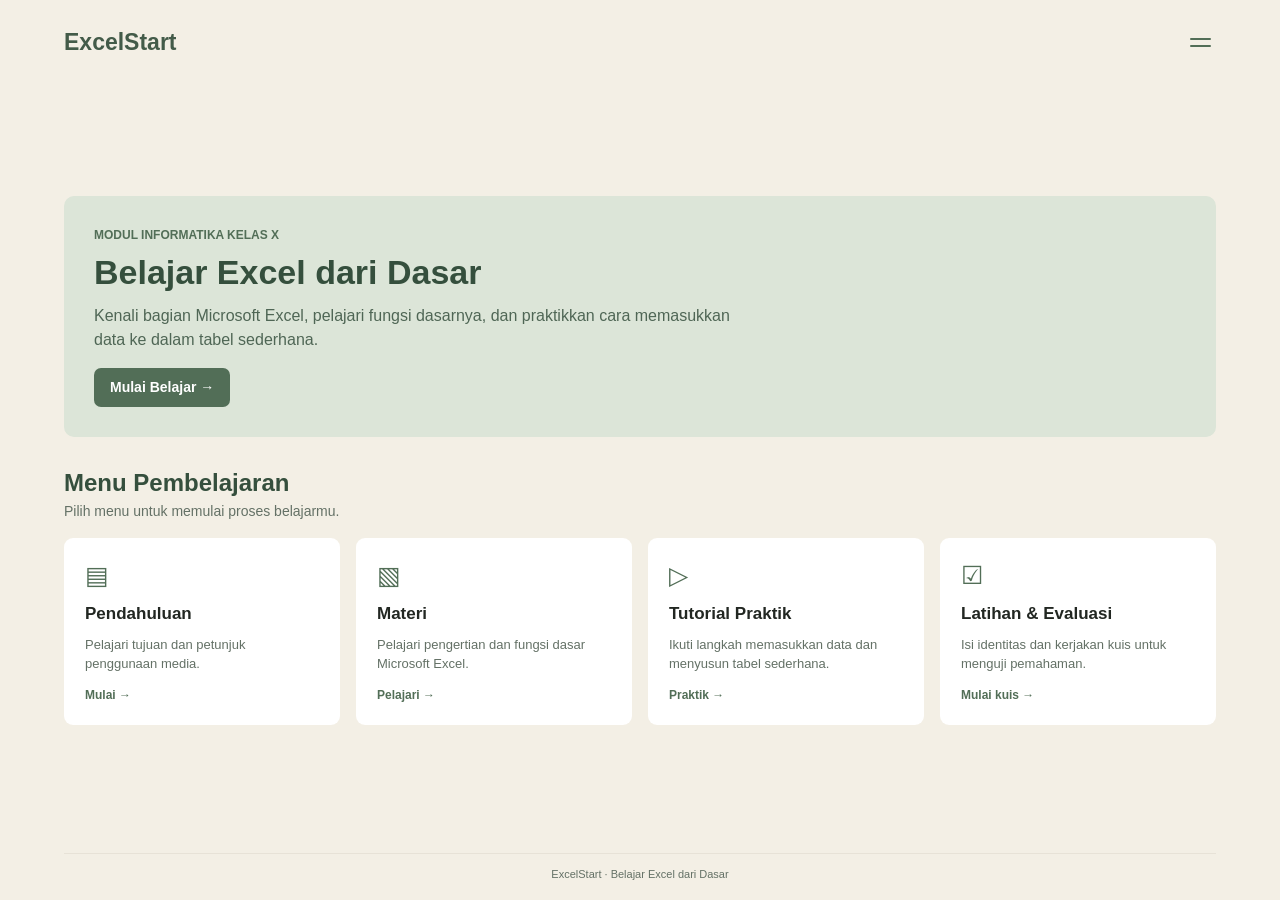
<file: index.html>
<!DOCTYPE html>
<html lang="id">
<head>
    <meta charset="UTF-8">
    <meta name="viewport" content="width=device-width, initial-scale=1.0">
    <title>ExcelStart</title>
    <meta http-equiv="refresh" content="0; url=index/dashboard.html">
</head>
<body>
    <p>Membuka ExcelStart...</p>
    <a href="index/dashboard.html">Buka ExcelStart</a>
</body>
</html>
</file>
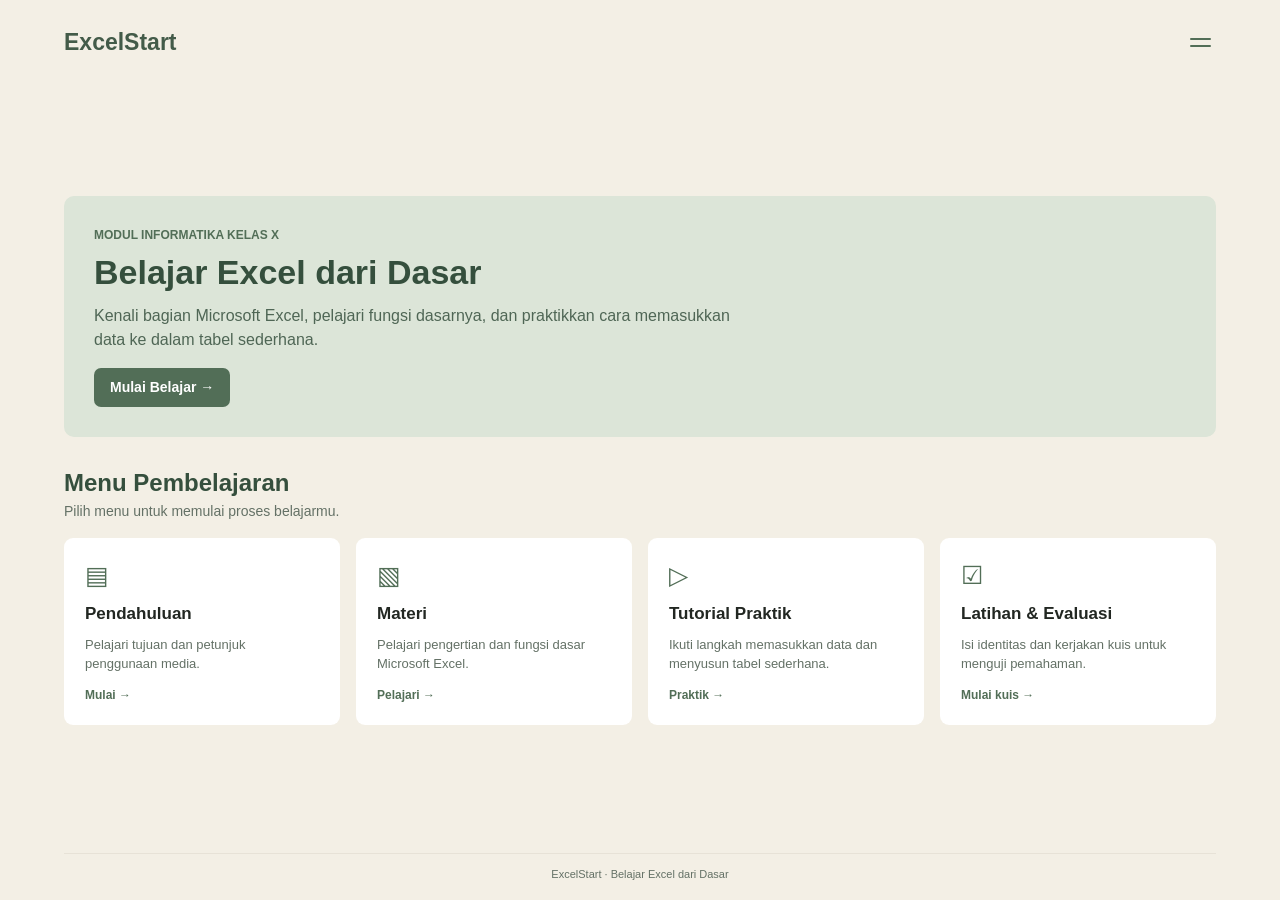
<file: index/dashboard.html>
<!DOCTYPE html>
<html lang="id">
<head>
    <meta charset="UTF-8">
    <meta name="viewport" content="width=device-width, initial-scale=1.0">

    <title>ExcelStart | Belajar Excel dari Dasar</title>

    <link rel="stylesheet" href="../css/style.css">
</head>
<body>

    <!-- HEADER -->
    <header class="header">
        <a href="dashboard.html" class="logo">ExcelStart</a>

        <button class="menu-toggle" id="menuToggle"
                aria-label="Buka menu"
                aria-expanded="false">
            <span></span>
            <span></span>
        </button>

        <nav class="nav-menu" id="navMenu">
            <a href="dashboard.html" class="active">Beranda</a>
            <a href="pendahuluan.html">Pendahuluan</a>
            <a href="materi.html">Materi</a>
            <a href="tutorial.html">Tutorial Praktik</a>
            <a href="identitas.html">Latihan &amp; Evaluasi</a>
        </nav>
    </header>

    <main>
        <!-- BAGIAN UTAMA -->
        <section class="hero">
            <p class="eyebrow">MODUL INFORMATIKA KELAS X</p>

            <h1>Belajar Excel dari Dasar</h1>

            <p class="hero-description">
                Kenali bagian Microsoft Excel, pelajari fungsi dasarnya,
                dan praktikkan cara memasukkan data ke dalam tabel sederhana.
            </p>

            <a href="pendahuluan.html" class="button">
                Mulai Belajar <span>→</span>
            </a>
        </section>

        <!-- MENU PEMBELAJARAN -->
        <section class="learning">
            <div class="section-heading">
                <h2>Menu Pembelajaran</h2>
                <p>Pilih menu untuk memulai proses belajarmu.</p>
            </div>

            <div class="menu-grid">

                <!-- PENDAHULUAN -->
                <a href="pendahuluan.html" class="menu-card">
                    <span class="menu-icon">▤</span>
                    <h3>Pendahuluan</h3>
                    <p>Pelajari tujuan dan petunjuk penggunaan media.</p>
                    <span class="card-link">Mulai <b>→</b></span>
                </a>

                <!-- MATERI -->
                <a href="materi.html" class="menu-card">
                    <span class="menu-icon">▧</span>
                    <h3>Materi</h3>
                    <p>Pelajari pengertian dan fungsi dasar Microsoft Excel.</p>
                    <span class="card-link">Pelajari <b>→</b></span>
                </a>

                <!-- TUTORIAL PRAKTIK -->
                <a href="tutorial.html" class="menu-card">
                    <span class="menu-icon">▷</span>
                    <h3>Tutorial Praktik</h3>
                    <p>Ikuti langkah memasukkan data dan menyusun tabel sederhana.</p>
                    <span class="card-link">Praktik <b>→</b></span>
                </a>

                <!-- LATIHAN DAN EVALUASI -->
                <a href="identitas.html" class="menu-card">
                    <span class="menu-icon">☑</span>
                    <h3>Latihan &amp; Evaluasi</h3>
                    <p>Isi identitas dan kerjakan kuis untuk menguji pemahaman.</p>
                    <span class="card-link">Mulai kuis <b>→</b></span>
                </a>

            </div>
        </section>
    </main>

    <!-- FOOTER -->
    <footer>
        <p>ExcelStart · Belajar Excel dari Dasar</p>
    </footer>

    <!-- JAVASCRIPT MENU HAMBURGER -->
    <script>
        const menuToggle = document.getElementById("menuToggle");
        const navMenu = document.getElementById("navMenu");

        menuToggle.addEventListener("click", function () {
            const isOpen = navMenu.classList.toggle("open");
            menuToggle.setAttribute("aria-expanded", isOpen);
        });

        navMenu.querySelectorAll("a").forEach(function (link) {
            link.addEventListener("click", function () {
                navMenu.classList.remove("open");
                menuToggle.setAttribute("aria-expanded", "false");
            });
        });
    </script>

</body>
</html>
</file>
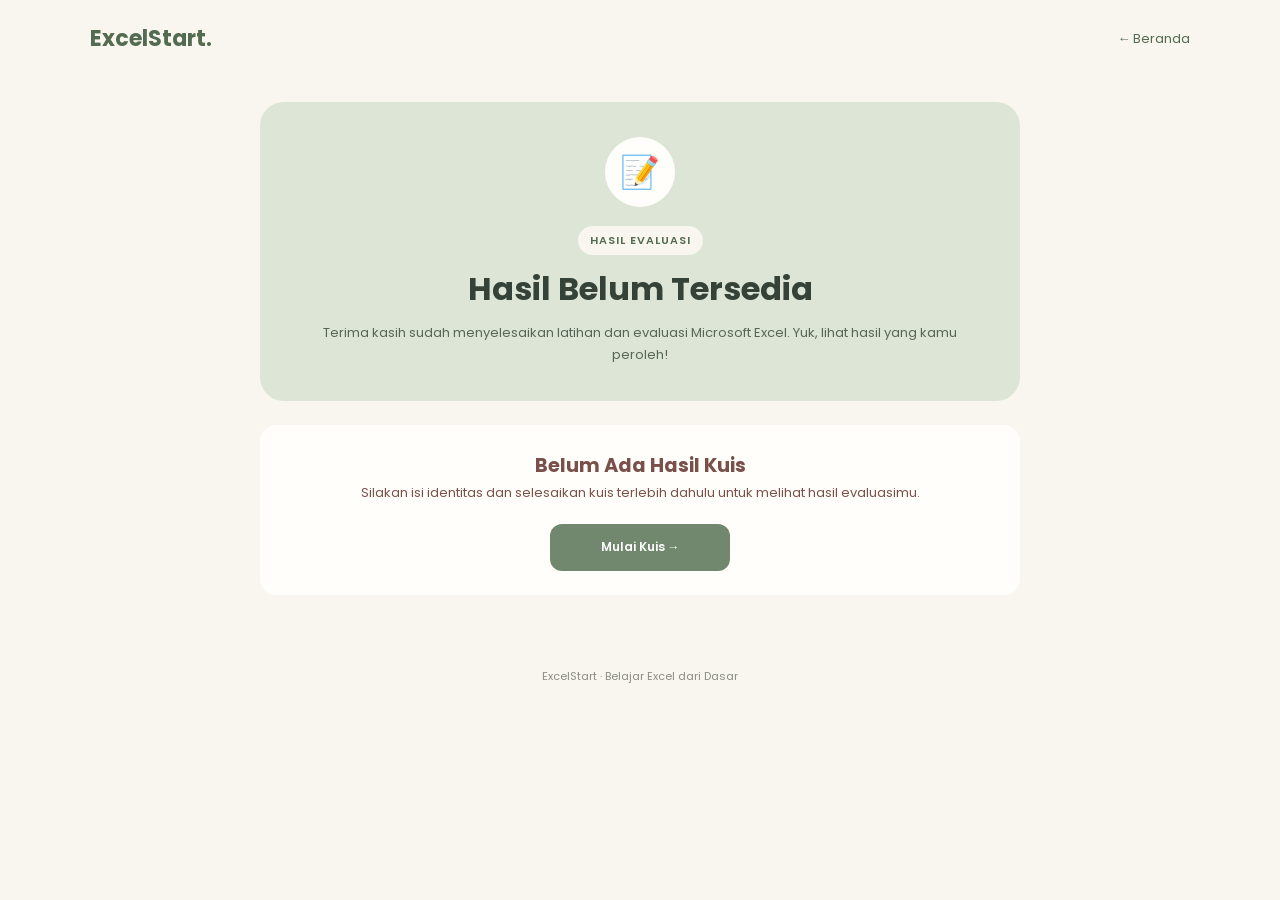
<file: index/hasil.html>
<!DOCTYPE html>
<html lang="id">
<head>
    <meta charset="UTF-8">
    <meta name="viewport" content="width=device-width, initial-scale=1.0">
    <title>Hasil Evaluasi | ExcelStart</title>

    <link rel="preconnect" href="https://fonts.googleapis.com">
    <link href="https://fonts.googleapis.com/css2?family=Poppins:wght@400;500;600;700&display=swap" rel="stylesheet">

    <style>
        * {
            box-sizing: border-box;
            margin: 0;
            padding: 0;
        }

        body {
            font-family: 'Poppins', sans-serif;
            background: #f8f6ef;
            color: #354238;
            line-height: 1.7;
        }

        header {
            display: flex;
            justify-content: space-between;
            align-items: center;
            padding: 20px 7%;
        }

        .logo {
            color: #536b50;
            font-size: 22px;
            font-weight: 700;
        }

        header a {
            color: #536b50;
            text-decoration: none;
            font-size: 13px;
        }

        main {
            width: 90%;
            max-width: 760px;
            margin: 25px auto 50px;
        }

        .hero {
            background: #dce5d6;
            padding: 35px;
            border-radius: 24px;
            text-align: center;
            margin-bottom: 24px;
        }

        .icon {
            display: flex;
            align-items: center;
            justify-content: center;
            width: 70px;
            height: 70px;
            background: #fffefa;
            border-radius: 50%;
            font-size: 32px;
            margin: 0 auto 18px;
        }

        .label {
            display: inline-block;
            background: #f8f6ef;
            color: #536b50;
            padding: 5px 12px;
            border-radius: 20px;
            font-size: 11px;
            font-weight: 600;
            letter-spacing: 1px;
            margin-bottom: 12px;
        }

        h1 {
            font-size: clamp(24px, 4vw, 32px);
            line-height: 1.4;
            margin-bottom: 10px;
        }

        .hero p {
            font-size: 13px;
            color: #596657;
        }

        .card {
            background: #fffefa;
            border: 1px solid #e9e8df;
            border-radius: 20px;
            padding: 26px;
            margin-bottom: 20px;
        }

        .card h2 {
            font-size: 18px;
            margin-bottom: 18px;
        }

        .student-row {
            display: flex;
            justify-content: space-between;
            gap: 15px;
            padding: 12px 0;
            border-bottom: 1px solid #eeeee7;
            font-size: 13px;
        }

        .student-row:last-child {
            border-bottom: none;
        }

        .student-row span {
            color: #7a8075;
        }

        .student-row strong {
            text-align: right;
            overflow-wrap: anywhere;
        }

        .score-box {
            text-align: center;
            background: #f2f4ec;
            border-radius: 18px;
            padding: 26px 18px;
        }

        .score-label {
            color: #647b60;
            font-size: 12px;
            font-weight: 600;
        }

        .score {
            color: #536b50;
            font-size: clamp(48px, 10vw, 66px);
            font-weight: 700;
            line-height: 1.3;
            margin: 8px 0;
        }

        .score small {
            font-size: 20px;
            font-weight: 500;
        }

        .score-detail {
            color: #6e7769;
            font-size: 12px;
        }

        .feedback {
            padding: 18px;
            border-radius: 14px;
            margin-top: 20px;
            background: #e9eee3;
        }

        .feedback h3 {
            color: #536b50;
            font-size: 15px;
            margin-bottom: 6px;
        }

        .feedback p {
            color: #596657;
            font-size: 13px;
        }

        .actions {
            display: flex;
            flex-wrap: wrap;
            gap: 12px;
            margin-top: 25px;
        }

        .btn {
            flex: 1;
            min-width: 180px;
            display: inline-block;
            text-align: center;
            padding: 13px 18px;
            border-radius: 12px;
            text-decoration: none;
            font-family: inherit;
            font-size: 12px;
            font-weight: 600;
        }

        .btn-primary {
            background: #71876e;
            color: white;
        }

        .btn-primary:hover {
            background: #5e755a;
        }

        .btn-secondary {
            background: #fffefa;
            color: #536b50;
            border: 1px solid #cbd5c5;
        }

        .notice {
            color: #8a8d82;
            font-size: 11px;
            text-align: center;
            margin-top: 18px;
        }

        .error {
            text-align: center;
            color: #7a514a;
            font-size: 13px;
            background: #fffefa;
            border-radius: 16px;
            padding: 24px;
        }

        footer {
            text-align: center;
            padding: 22px;
            color: #8a8d82;
            font-size: 11px;
        }

        @media (max-width: 500px) {
            header {
                padding: 18px 5%;
            }

            .hero {
                padding: 25px 20px;
            }

            .card {
                padding: 21px;
            }

            .student-row {
                flex-direction: column;
                gap: 2px;
            }

            .student-row strong {
                text-align: left;
            }

            .actions {
                flex-direction: column;
            }

            .btn {
                width: 100%;
            }
        }
    </style>
</head>

<body>

<header>
    <div class="logo">ExcelStart.</div>
    <a href="dashboard.html">← Beranda</a>
</header>

<main>
    <section class="hero">
        <div class="icon" id="resultIcon">🌿</div>
        <span class="label">HASIL EVALUASI</span>
        <h1 id="greeting">Hasil Belajarmu</h1>
        <p>
            Terima kasih sudah menyelesaikan latihan dan evaluasi
            Microsoft Excel. Yuk, lihat hasil yang kamu peroleh!
        </p>
    </section>

    <div id="resultContent">
        <section class="card">
            <h2>Identitas Siswa</h2>

            <div class="student-row">
                <span>Nama lengkap</span>
                <strong id="studentName">-</strong>
            </div>

            <div class="student-row">
                <span>Kelas</span>
                <strong id="studentClass">-</strong>
            </div>

            <div class="student-row">
                <span>Tanggal pengerjaan</span>
                <strong id="testDate">-</strong>
            </div>
        </section>

        <section class="card">
            <h2>Ringkasan Nilai</h2>

            <div class="score-box">
                <p class="score-label">NILAI AKHIR</p>
                <div class="score">
                    <span id="score">0</span><small>/100</small>
                </div>
                <p class="score-detail" id="scoreDetail">
                    0 dari 10 soal dijawab benar
                </p>
            </div>

            <div class="feedback">
                <h3 id="feedbackTitle">Tetap Semangat! 🌱</h3>
                <p id="feedbackText">
                    Terus berlatih agar semakin memahami Microsoft Excel.
                </p>
            </div>
        </section>

        <div class="actions">
            <a href="index/dashboard.html" class="btn btn-primary">
                Kembali ke Beranda
            </a>

            <a href="materi.html" class="btn btn-secondary">
                Pelajari Materi Lagi
            </a>
        </div>

        <p class="notice">
            Hasil tersimpan sementara pada sesi browser ini.
        </p>
    </div>
</main>

<footer>
    ExcelStart · Belajar Excel dari Dasar
</footer>

<script>
    const dataTersimpan = sessionStorage.getItem('excelStartHasil');
    const resultContent = document.getElementById('resultContent');

    if (!dataTersimpan) {
        document.getElementById('greeting').textContent =
            'Hasil Belum Tersedia';

        document.getElementById('resultIcon').textContent = '📝';

        resultContent.innerHTML = `
            <div class="error">
                <h2>Belum Ada Hasil Kuis</h2>
                <p>
                    Silakan isi identitas dan selesaikan kuis terlebih dahulu
                    untuk melihat hasil evaluasimu.
                </p>
                <div style="margin-top: 20px;">
                    <a href="identitas.html" class="btn btn-primary">
                        Mulai Kuis →
                    </a>
                </div>
            </div>
        `;
    } else {
        const hasil = JSON.parse(dataTersimpan);

        document.getElementById('greeting').textContent =
            `Bagus, ${hasil.nama}!`;

        document.getElementById('studentName').textContent = hasil.nama;
        document.getElementById('studentClass').textContent = hasil.kelas;
        document.getElementById('testDate').textContent =
            hasil.tanggal || '-';

        document.getElementById('score').textContent = hasil.skor;
        document.getElementById('scoreDetail').textContent =
            `${hasil.benar} dari ${hasil.total} soal dijawab benar`;

        const feedbackTitle = document.getElementById('feedbackTitle');
        const feedbackText = document.getElementById('feedbackText');
        const resultIcon = document.getElementById('resultIcon');

        if (hasil.skor >= 90) {
            resultIcon.textContent = '🏆';
            feedbackTitle.textContent = 'Luar Biasa!';
            feedbackText.textContent =
                'Pemahamanmu terhadap materi dasar Microsoft Excel sangat baik. Pertahankan hasil ini dan terus berlatih!';
        } else if (hasil.skor >= 75) {
            resultIcon.textContent = '🌟';
            feedbackTitle.textContent = 'Hasil yang Baik!';
            feedbackText.textContent =
                'Kamu sudah memahami sebagian besar materi. Pelajari kembali bagian yang masih belum kamu kuasai.';
        } else if (hasil.skor >= 60) {
            resultIcon.textContent = '🌱';
            feedbackTitle.textContent = 'Terus Berkembang!';
            feedbackText.textContent =
                'Kamu sudah mulai memahami dasar Excel. Baca kembali materi dan coba praktikkan langkah-langkahnya.';
        } else {
            resultIcon.textContent = '💚';
            feedbackTitle.textContent = 'Jangan Menyerah!';
            feedbackText.textContent =
                'Tidak apa-apa, belajar membutuhkan proses. Pelajari kembali materi dan tutorial praktik, lalu coba lagi saat siap.';
        }
    }
</script>

</body>
</html>
</file>
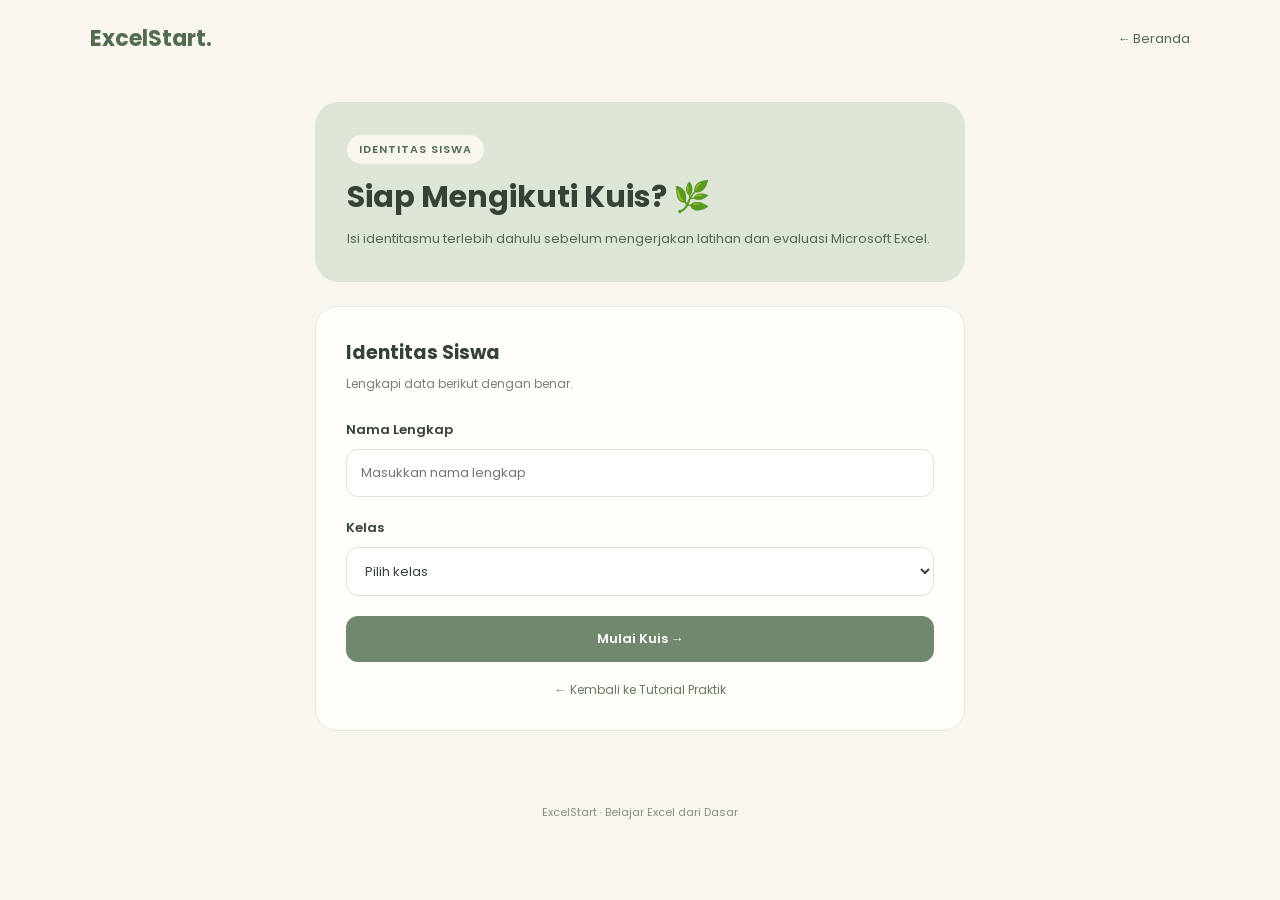
<file: index/identitas.html>
<!DOCTYPE html>
<html lang="id">
<head>
    <meta charset="UTF-8">
    <meta name="viewport" content="width=device-width, initial-scale=1.0">
    <title>Identitas Siswa | ExcelStart</title>

    <link rel="preconnect" href="https://fonts.googleapis.com">
    <link href="https://fonts.googleapis.com/css2?family=Poppins:wght@400;500;600;700&display=swap" rel="stylesheet">

    <style>
        * {
            box-sizing: border-box;
            margin: 0;
            padding: 0;
        }

        body {
            font-family: 'Poppins', sans-serif;
            background: #f8f6ef;
            color: #354238;
            line-height: 1.7;
        }

        header {
            display: flex;
            justify-content: space-between;
            align-items: center;
            padding: 20px 7%;
        }

        .logo {
            color: #536b50;
            font-size: 22px;
            font-weight: 700;
        }

        header a {
            color: #536b50;
            font-size: 13px;
            text-decoration: none;
        }

        main {
            width: 90%;
            max-width: 650px;
            margin: 25px auto 50px;
        }

        .hero {
            background: #dce5d6;
            padding: 32px;
            border-radius: 24px;
            margin-bottom: 24px;
        }

        .label {
            display: inline-block;
            background: #f8f6ef;
            color: #536b50;
            padding: 5px 12px;
            border-radius: 20px;
            font-size: 11px;
            font-weight: 600;
            letter-spacing: 1px;
            margin-bottom: 12px;
        }

        h1 {
            font-size: clamp(24px, 4vw, 30px);
            line-height: 1.4;
            margin-bottom: 10px;
        }

        .hero p {
            font-size: 13px;
            color: #596657;
        }

        .form-card {
            background: #fffefa;
            border: 1px solid #e9e8df;
            border-radius: 22px;
            padding: 30px;
        }

        .form-card h2 {
            font-size: 19px;
            margin-bottom: 5px;
        }

        .description {
            color: #7a8075;
            font-size: 12px;
            margin-bottom: 24px;
        }

        .field {
            margin-bottom: 20px;
        }

        label {
            display: block;
            font-size: 13px;
            font-weight: 600;
            margin-bottom: 8px;
        }

        input, select {
            width: 100%;
            padding: 13px 14px;
            border: 1px solid #dfe3d8;
            border-radius: 12px;
            background: white;
            color: #354238;
            font-family: inherit;
            font-size: 13px;
        }

        input:focus, select:focus {
            outline: 2px solid #dce5d6;
            border-color: #71876e;
        }

        .btn {
            display: block;
            width: 100%;
            padding: 13px;
            border: none;
            border-radius: 12px;
            background: #71876e;
            color: white;
            font-family: inherit;
            font-size: 13px;
            font-weight: 600;
            cursor: pointer;
        }

        .btn:hover {
            background: #5e755a;
        }

        .back {
            display: block;
            text-align: center;
            margin-top: 18px;
            color: #647b60;
            text-decoration: none;
            font-size: 12px;
        }

        footer {
            text-align: center;
            padding: 22px;
            color: #8a8d82;
            font-size: 11px;
        }

        @media (max-width: 500px) {
            header {
                padding: 18px 5%;
            }

            .hero, .form-card {
                padding: 23px;
            }
        }
    </style>
</head>

<body>

<header>
    <div class="logo">ExcelStart.</div>
    <a href="dashboard.html">← Beranda</a>
</header>

<main>
    <section class="hero">
        <span class="label">IDENTITAS SISWA</span>
        <h1>Siap Mengikuti Kuis? 🌿</h1>
        <p>
            Isi identitasmu terlebih dahulu sebelum mengerjakan
            latihan dan evaluasi Microsoft Excel.
        </p>
    </section>

    <section class="form-card">
        <h2>Identitas Siswa</h2>
        <p class="description">
            Lengkapi data berikut dengan benar.
        </p>

        <form id="identityForm">
            <div class="field">
                <label for="nama">Nama Lengkap</label>
                <input
                    type="text"
                    id="nama"
                    placeholder="Masukkan nama lengkap"
                    required
                    maxlength="100"
                >
            </div>

            <div class="field">
                <label for="kelas">Kelas</label>
                <select id="kelas" required>
                    <option value="">Pilih kelas</option>
                    <option value="X-A">X-A</option>
                    <option value="X-B">X-B</option>
                    <option value="X-C">X-C</option>
                    <option value="X-D">X-D</option>
                    <option value="Lainnya">Lainnya</option>
                </select>
            </div>

            <button type="submit" class="btn">
                Mulai Kuis →
            </button>
        </form>

        <a href="tutorial.html" class="back">
            ← Kembali ke Tutorial Praktik
        </a>
    </section>
</main>

<footer>
    ExcelStart · Belajar Excel dari Dasar
</footer>

<script>
    document.getElementById('identityForm').addEventListener('submit', function(event) {
        event.preventDefault();

        const nama = document.getElementById('nama').value.trim();
        const kelas = document.getElementById('kelas').value;

        if (!nama || !kelas) {
            alert('Silakan lengkapi nama dan kelas terlebih dahulu.');
            return;
        }

        sessionStorage.setItem('excelStartNama', nama);
        sessionStorage.setItem('excelStartKelas', kelas);

        // Hapus hasil kuis sebelumnya untuk sesi ini.
        sessionStorage.removeItem('excelStartHasil');

        window.location.href = 'kuis.html';
    });
</script>

</body>
</html>
</file>
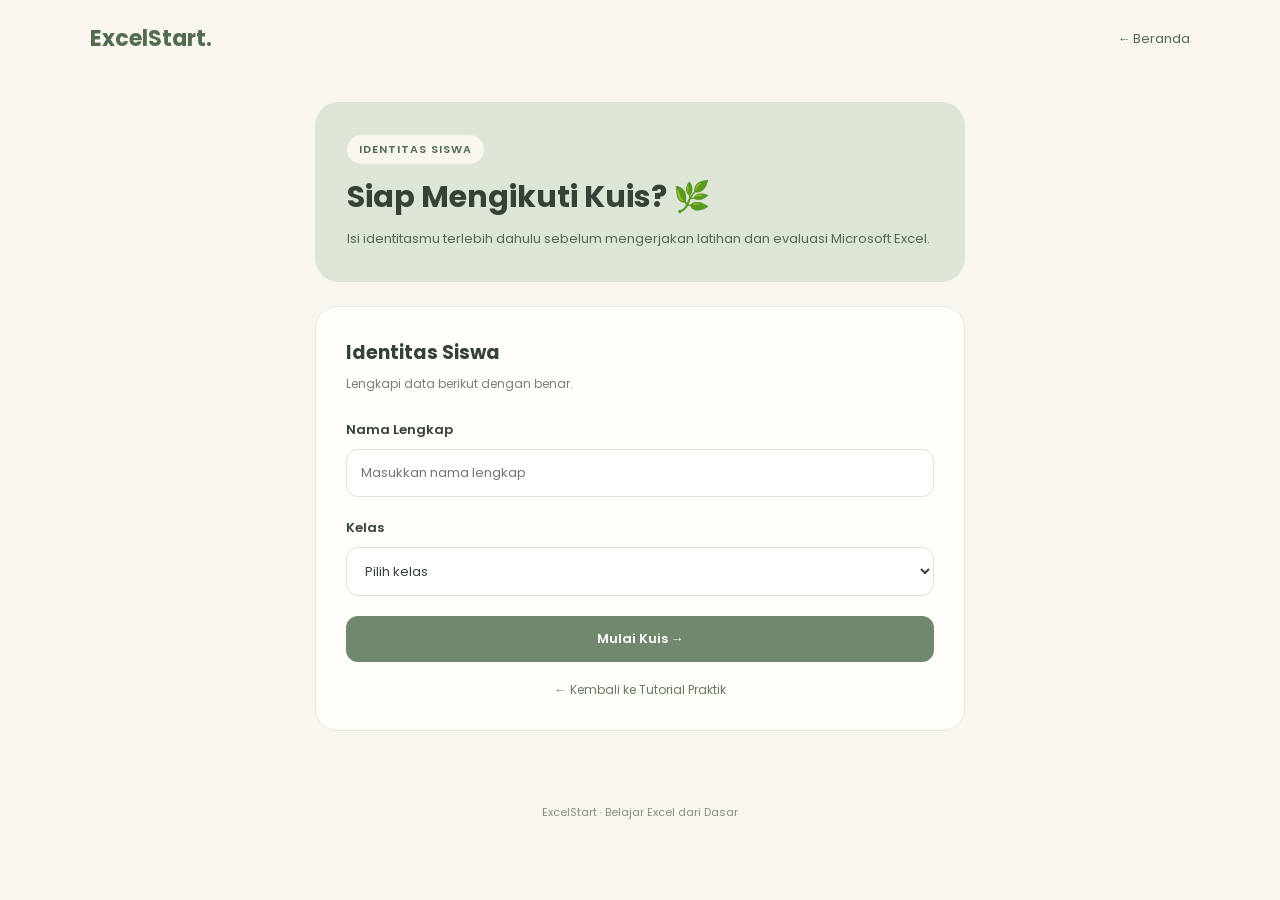
<file: index/kuis.html>
<!DOCTYPE html>
<html lang="id">
<head>
    <meta charset="UTF-8">
    <meta name="viewport" content="width=device-width, initial-scale=1.0">
    <title>Kuis Excel | ExcelStart</title>

    <link rel="preconnect" href="https://fonts.googleapis.com">
    <link href="https://fonts.googleapis.com/css2?family=Poppins:wght@400;500;600;700&display=swap" rel="stylesheet">

    <style>
        * {
            box-sizing: border-box;
            margin: 0;
            padding: 0;
        }

        body {
            font-family: 'Poppins', sans-serif;
            background: #f8f6ef;
            color: #354238;
            line-height: 1.7;
        }

        header {
            display: flex;
            justify-content: space-between;
            align-items: center;
            padding: 20px 7%;
        }

        .logo {
            color: #536b50;
            font-size: 22px;
            font-weight: 700;
        }

        header a {
            color: #536b50;
            font-size: 13px;
            text-decoration: none;
        }

        main {
            width: 90%;
            max-width: 850px;
            margin: 20px auto 50px;
        }

        .hero {
            background: #dce5d6;
            padding: 30px;
            border-radius: 24px;
            margin-bottom: 24px;
        }

        .label {
            display: inline-block;
            background: #f8f6ef;
            color: #536b50;
            padding: 5px 12px;
            border-radius: 20px;
            font-size: 11px;
            font-weight: 600;
            letter-spacing: 1px;
            margin-bottom: 12px;
        }

        h1 {
            font-size: clamp(24px, 4vw, 30px);
            line-height: 1.4;
            margin-bottom: 8px;
        }

        .hero p {
            color: #596657;
            font-size: 13px;
        }

        .student-info {
            display: flex;
            justify-content: space-between;
            gap: 12px;
            flex-wrap: wrap;
            background: #fffefa;
            border: 1px solid #e9e8df;
            border-radius: 16px;
            padding: 16px 20px;
            margin-bottom: 20px;
            font-size: 12px;
        }

        .student-info strong {
            color: #536b50;
        }

        .progress-card {
            background: #fffefa;
            border: 1px solid #e9e8df;
            border-radius: 16px;
            padding: 18px 20px;
            margin-bottom: 20px;
        }

        .progress-text {
            display: flex;
            justify-content: space-between;
            gap: 10px;
            font-size: 12px;
            margin-bottom: 10px;
        }

        .progress-track {
            height: 8px;
            background: #e9eee3;
            border-radius: 20px;
            overflow: hidden;
        }

        .progress-fill {
            width: 0%;
            height: 100%;
            background: #71876e;
            border-radius: 20px;
            transition: width 0.2s ease;
        }

        .question-card {
            background: #fffefa;
            border: 1px solid #e9e8df;
            border-radius: 18px;
            padding: 23px;
            margin-bottom: 16px;
        }

        .question-number {
            color: #71876e;
            font-size: 11px;
            font-weight: 700;
            letter-spacing: 1px;
            margin-bottom: 7px;
        }

        .question-card h2 {
            font-size: 15px;
            line-height: 1.7;
            margin-bottom: 16px;
        }

        .option {
            display: flex;
            align-items: flex-start;
            gap: 11px;
            padding: 12px 14px;
            border: 1px solid #e4e7de;
            border-radius: 12px;
            margin-top: 9px;
            cursor: pointer;
            font-size: 13px;
            transition: background 0.2s, border-color 0.2s;
        }

        .option:hover {
            background: #f2f4ec;
            border-color: #b9c8b2;
        }

        .option:has(input:checked) {
            background: #e9eee3;
            border-color: #71876e;
        }

        .option input {
            margin-top: 5px;
            accent-color: #71876e;
            flex-shrink: 0;
        }

        .submit-area {
            margin-top: 24px;
            padding: 22px;
            background: #e9eee3;
            border-radius: 18px;
        }

        .submit-area p {
            font-size: 12px;
            color: #596657;
            margin-bottom: 14px;
        }

        .btn {
            display: inline-block;
            padding: 13px 20px;
            border: none;
            border-radius: 12px;
            background: #71876e;
            color: white;
            font-family: inherit;
            font-size: 13px;
            font-weight: 600;
            text-decoration: none;
            cursor: pointer;
        }

        .btn:hover {
            background: #5e755a;
        }

        .btn-back {
            display: inline-block;
            margin-top: 18px;
            color: #647b60;
            text-decoration: none;
            font-size: 12px;
        }

        footer {
            text-align: center;
            padding: 22px;
            color: #8a8d82;
            font-size: 11px;
        }

        @media (max-width: 550px) {
            header {
                padding: 18px 5%;
            }

            .hero {
                padding: 24px;
            }

            .question-card {
                padding: 18px;
            }

            .student-info {
                flex-direction: column;
            }

            .btn {
                width: 100%;
                text-align: center;
            }
        }
    </style>
</head>

<body>
    <header>
        <div class="logo">ExcelStart.</div>
        <a href="dashboard.html">← Beranda</a>
    </header>

    <main>
        <section class="hero">
            <span class="label">LATIHAN &amp; EVALUASI</span>
            <h1>Uji Pemahamanmu! 🌿</h1>
            <p>
                Jawablah 10 soal berikut berdasarkan materi dan tutorial
                praktik Microsoft Excel yang sudah kamu pelajari.
            </p>
        </section>

        <section class="student-info">
            <div>Nama: <strong id="studentName">-</strong></div>
            <div>Kelas: <strong id="studentClass">-</strong></div>
            <div>Total soal: <strong>10 soal</strong></div>
        </section>

        <section class="progress-card">
            <div class="progress-text">
                <span>Progres pengerjaan</span>
                <strong id="progressText">0 dari 10 soal</strong>
            </div>

            <div
                class="progress-track"
                role="progressbar"
                aria-label="Progres pengerjaan kuis"
                aria-valuemin="0"
                aria-valuemax="10"
                aria-valuenow="0"
                id="progressBar"
            >
                <div class="progress-fill" id="progressFill"></div>
            </div>
        </section>

        <form id="quizForm">

            <section class="question-card">
                <p class="question-number">SOAL 01</p>
                <h2>1. Apa fungsi utama Microsoft Excel?</h2>

                <label class="option">
                    <input type="radio" name="q1" value="A" required>
                    <span>A. Mengolah data dalam bentuk tabel dan melakukan perhitungan</span>
                </label>
                <label class="option">
                    <input type="radio" name="q1" value="B">
                    <span>B. Mengedit video dan membuat animasi</span>
                </label>
                <label class="option">
                    <input type="radio" name="q1" value="C">
                    <span>C. Membuat desain bangunan tiga dimensi</span>
                </label>
                <label class="option">
                    <input type="radio" name="q1" value="D">
                    <span>D. Menjelajahi halaman internet</span>
                </label>
            </section>

            <section class="question-card">
                <p class="question-number">SOAL 02</p>
                <h2>2. Pada lembar kerja Excel, kolom ditandai menggunakan ...</h2>

                <label class="option">
                    <input type="radio" name="q2" value="A" required>
                    <span>A. Angka 1, 2, 3, dan seterusnya</span>
                </label>
                <label class="option">
                    <input type="radio" name="q2" value="B">
                    <span>B. Huruf A, B, C, dan seterusnya</span>
                </label>
                <label class="option">
                    <input type="radio" name="q2" value="C">
                    <span>C. Simbol operasi matematika</span>
                </label>
                <label class="option">
                    <input type="radio" name="q2" value="D">
                    <span>D. Nama lembar kerja</span>
                </label>
            </section>

            <section class="question-card">
                <p class="question-number">SOAL 03</p>
                <h2>3. Baris pada lembar kerja Excel ditandai menggunakan ...</h2>

                <label class="option">
                    <input type="radio" name="q3" value="A" required>
                    <span>A. Huruf A, B, C, dan seterusnya</span>
                </label>
                <label class="option">
                    <input type="radio" name="q3" value="B">
                    <span>B. Warna sel</span>
                </label>
                <label class="option">
                    <input type="radio" name="q3" value="C">
                    <span>C. Angka 1, 2, 3, dan seterusnya</span>
                </label>
                <label class="option">
                    <input type="radio" name="q3" value="D">
                    <span>D. Nama file</span>
                </label>
            </section>

            <section class="question-card">
                <p class="question-number">SOAL 04</p>
                <h2>4. Kotak tempat memasukkan data pada Excel disebut ...</h2>

                <label class="option">
                    <input type="radio" name="q4" value="A" required>
                    <span>A. Workbook</span>
                </label>
                <label class="option">
                    <input type="radio" name="q4" value="B">
                    <span>B. Toolbar</span>
                </label>
                <label class="option">
                    <input type="radio" name="q4" value="C">
                    <span>C. Worksheet</span>
                </label>
                <label class="option">
                    <input type="radio" name="q4" value="D">
                    <span>D. Sel atau cell</span>
                </label>
            </section>

            <section class="question-card">
                <p class="question-number">SOAL 05</p>
                <h2>5. Apa arti alamat sel A1?</h2>

                <label class="option">
                    <input type="radio" name="q5" value="A" required>
                    <span>A. Kolom A dan baris 1</span>
                </label>
                <label class="option">
                    <input type="radio" name="q5" value="B">
                    <span>B. Kolom 1 dan baris A</span>
                </label>
                <label class="option">
                    <input type="radio" name="q5" value="C">
                    <span>C. Lembar kerja A pada file 1</span>
                </label>
                <label class="option">
                    <input type="radio" name="q5" value="D">
                    <span>D. Baris pertama dan kolom terakhir</span>
                </label>
            </section>

            <section class="question-card">
                <p class="question-number">SOAL 06</p>
                <h2>6. Setelah mengetik data pada sebuah sel, tombol yang biasa ditekan untuk mengakhiri input adalah ...</h2>

                <label class="option">
                    <input type="radio" name="q6" value="A" required>
                    <span>A. Esc</span>
                </label>
                <label class="option">
                    <input type="radio" name="q6" value="B">
                    <span>B. Enter</span>
                </label>
                <label class="option">
                    <input type="radio" name="q6" value="C">
                    <span>C. Caps Lock</span>
                </label>
                <label class="option">
                    <input type="radio" name="q6" value="D">
                    <span>D. Shift</span>
                </label>
            </section>

            <section class="question-card">
                <p class="question-number">SOAL 07</p>
                <h2>7. Jika ingin membuat tabel daftar nilai siswa, data yang sesuai untuk dijadikan judul kolom adalah ...</h2>

                <label class="option">
                    <input type="radio" name="q7" value="A" required>
                    <span>A. Nama file, warna layar, dan ukuran font</span>
                </label>
                <label class="option">
                    <input type="radio" name="q7" value="B">
                    <span>B. Gambar, musik, dan video</span>
                </label>
                <label class="option">
                    <input type="radio" name="q7" value="C">
                    <span>C. Nama, kelas, dan nilai</span>
                </label>
                <label class="option">
                    <input type="radio" name="q7" value="D">
                    <span>D. Browser, jaringan, dan alamat situs</span>
                </label>
            </section>

            <section class="question-card">
                <p class="question-number">SOAL 08</p>
                <h2>8. Manakah contoh data yang tepat untuk dimasukkan ke kolom Nilai?</h2>

                <label class="option">
                    <input type="radio" name="q8" value="A" required>
                    <span>A. Siti</span>
                </label>
                <label class="option">
                    <input type="radio" name="q8" value="B">
                    <span>B. X-A</span>
                </label>
                <label class="option">
                    <input type="radio" name="q8" value="C">
                    <span>C. Nama</span>
                </label>
                <label class="option">
                    <input type="radio" name="q8" value="D">
                    <span>D. 90</span>
                </label>
            </section>

            <section class="question-card">
                <p class="question-number">SOAL 09</p>
                <h2>9. Dalam Excel, workbook adalah ...</h2>

                <label class="option">
                    <input type="radio" name="q9" value="A" required>
                    <span>A. File Excel yang dapat berisi satu atau beberapa worksheet</span>
                </label>
                <label class="option">
                    <input type="radio" name="q9" value="B">
                    <span>B. Satu sel untuk memasukkan data</span>
                </label>
                <label class="option">
                    <input type="radio" name="q9" value="C">
                    <span>C. Satu baris dalam tabel</span>
                </label>
                <label class="option">
                    <input type="radio" name="q9" value="D">
                    <span>D. Tombol untuk menghapus data</span>
                </label>
            </section>

            <section class="question-card">
                <p class="question-number">SOAL 10</p>
                <h2>10. Mengapa data perlu disusun dalam tabel dengan rapi?</h2>

                <label class="option">
                    <input type="radio" name="q10" value="A" required>
                    <span>A. Agar semua data berubah menjadi gambar</span>
                </label>
                <label class="option">
                    <input type="radio" name="q10" value="B">
                    <span>B. Agar data lebih mudah dibaca, diperiksa, dan dikelola</span>
                </label>
                <label class="option">
                    <input type="radio" name="q10" value="C">
                    <span>C. Agar lembar kerja tidak memiliki baris</span>
                </label>
                <label class="option">
                    <input type="radio" name="q10" value="D">
                    <span>D. Agar Excel tidak bisa mengolah data</span>
                </label>
            </section>

            <section class="submit-area">
                <p id="completionText">
                    Pastikan seluruh soal sudah dijawab sebelum mengirim jawaban.
                </p>

                <button type="submit" class="btn">
                    Selesai dan Lihat Hasil →
                </button>
            </section>

        </form>

        <a href="tutorial.html" class="btn-back">
            ← Kembali ke Tutorial Praktik
        </a>
    </main>

    <footer>
        ExcelStart · Belajar Excel dari Dasar
    </footer>

    <!-- Logika kuis dipisahkan ke file JavaScript -->
    <script src="../js/kuis.js"></script>
    <!-- Menghubungkan JavaScript untuk Google Sheets dan kuis -->
<script src="../js/sheets.js"></script>
<script src="../js/kuis.js"></script>
</body>
</html>
</file>
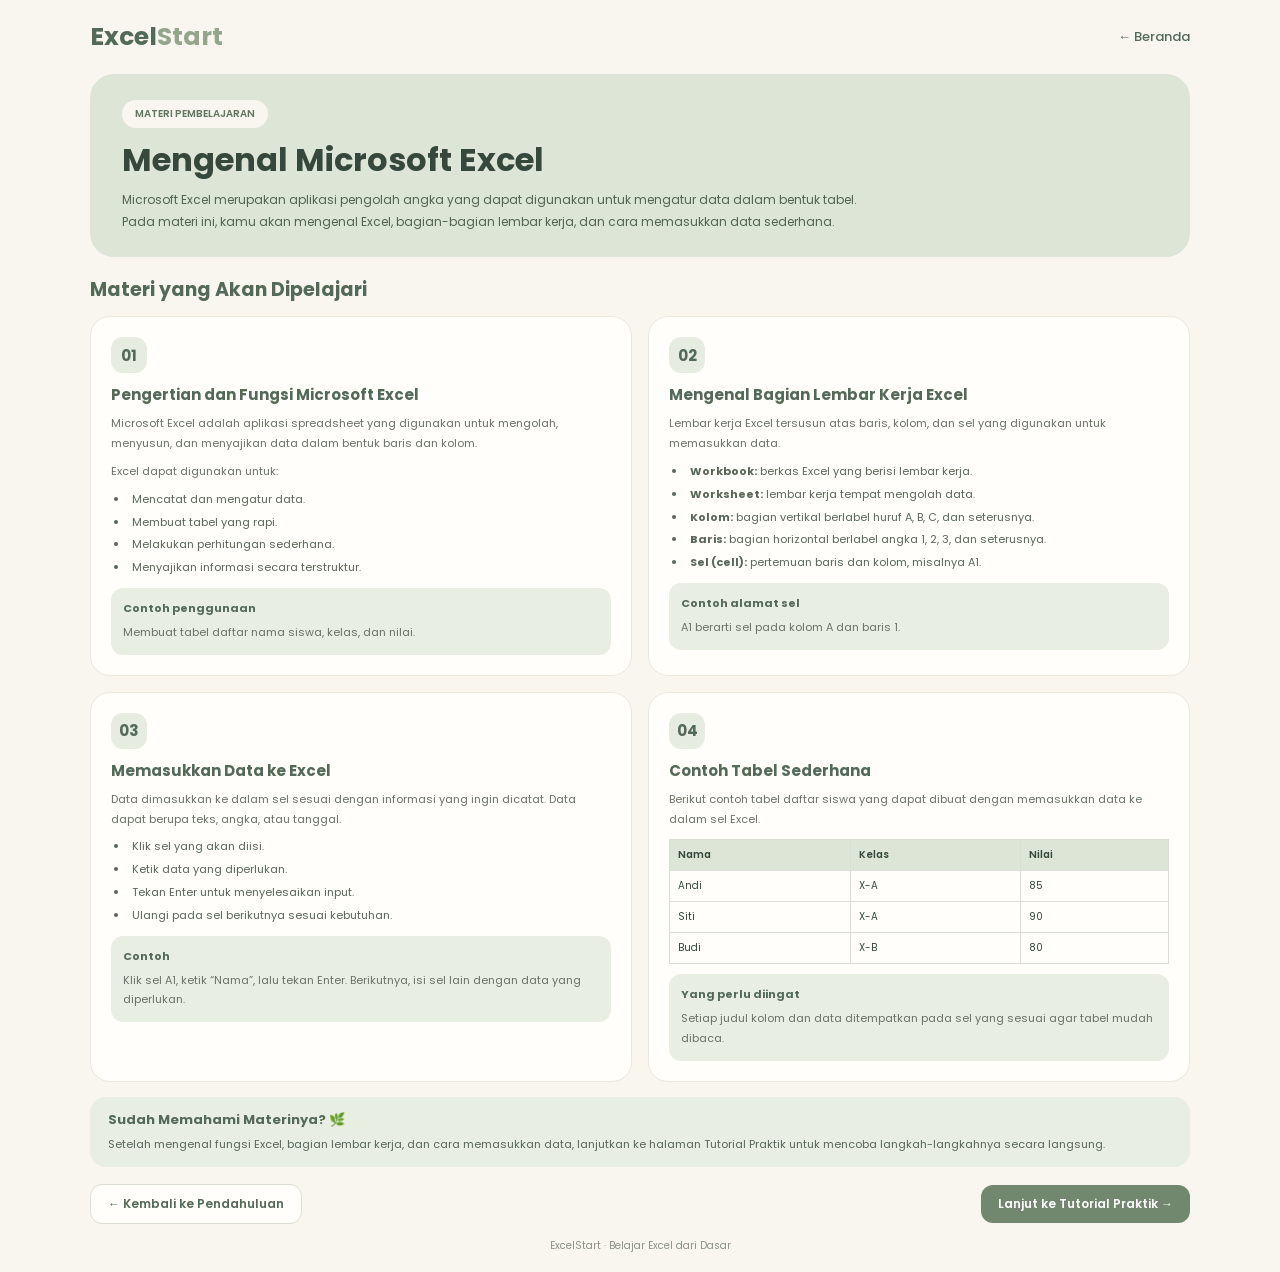
<file: index/materi.html>
<!DOCTYPE html>
<html lang="id">
<head>
    <meta charset="UTF-8">
    <meta name="viewport" content="width=device-width, initial-scale=1.0">

    <title>Materi Pembelajaran | ExcelStart</title>

    <link rel="preconnect" href="https://fonts.googleapis.com">
    <link href="https://fonts.googleapis.com/css2?family=Poppins:wght@400;500;600;700&display=swap" rel="stylesheet">

    <style>
        * {
            margin: 0;
            padding: 0;
            box-sizing: border-box;
        }

        body {
            font-family: 'Poppins', sans-serif;
            background: #f8f6ef;
            color: #35483b;
            min-height: 100vh;
        }

        .container {
            width: 90%;
            max-width: 1100px;
            margin: auto;
            padding: 18px 0;
        }

        /* HEADER */
        .header {
            display: flex;
            justify-content: space-between;
            align-items: center;
            margin-bottom: 18px;
        }

        .logo {
            font-size: 25px;
            font-weight: 700;
            color: #536b56;
        }

        .logo span {
            color: #93a68b;
        }

        .back-link {
            color: #536b56;
            text-decoration: none;
            font-size: 13px;
            font-weight: 500;
        }

        .back-link:hover {
            color: #83977b;
        }

        /* HERO */
        .hero {
            background: #dce5d6;
            border-radius: 24px;
            padding: 25px 32px;
            margin-bottom: 18px;
        }

        .label {
            display: inline-block;
            background: #f8f6ef;
            color: #61775e;
            padding: 6px 13px;
            border-radius: 30px;
            font-size: 10px;
            font-weight: 600;
            margin-bottom: 10px;
        }

        .hero h1 {
            font-size: clamp(25px, 3vw, 32px);
            line-height: 1.35;
            margin-bottom: 8px;
        }

        .hero p {
            max-width: 760px;
            font-size: 12px;
            line-height: 1.8;
            color: #526353;
        }

        /* JUDUL BAGIAN */
        .section-title {
            font-size: 19px;
            margin: 16px 0 12px;
            color: #536b56;
        }

        /* CARD MATERI */
        .materials {
            display: grid;
            grid-template-columns: repeat(2, minmax(0, 1fr));
            gap: 16px;
            width: 100%;
        }

        .material-card {
            background: #fffefa;
            border: 1px solid #e8e8dc;
            border-radius: 20px;
            padding: 20px;
            min-width: 0;
        }

        .number {
            display: flex;
            justify-content: center;
            align-items: center;
            width: 36px;
            height: 36px;
            border-radius: 12px;
            background: #e6ecdf;
            color: #536b56;
            font-size: 15px;
            font-weight: 700;
            margin-bottom: 10px;
        }

        .material-card h2 {
            font-size: 15px;
            color: #536b56;
            margin-bottom: 8px;
        }

        .material-card p {
            font-size: 11px;
            line-height: 1.8;
            color: #697267;
            margin-bottom: 8px;
        }

        .material-card ul {
            padding-left: 18px;
        }

        .material-card li {
            font-size: 11px;
            line-height: 1.8;
            margin-bottom: 3px;
            padding-left: 3px;
            color: #596659;
        }

        .example {
            background: #e9eee3;
            border-radius: 12px;
            padding: 12px;
            margin-top: 10px;
        }

        .example h3 {
            font-size: 11px;
            color: #536b56;
            margin-bottom: 6px;
        }

        .example p {
            margin-bottom: 0;
        }

        /* TABEL CONTOH */
        .table-wrap {
            overflow-x: auto;
            margin-top: 10px;
        }

        table {
            width: 100%;
            border-collapse: collapse;
            font-size: 10px;
            background: #fffefa;
        }

        th, td {
            border: 1px solid #d9dfd3;
            padding: 7px 8px;
            text-align: left;
        }

        th {
            background: #dce5d6;
            color: #35483b;
            font-weight: 600;
        }

        /* CATATAN */
        .note {
            background: #e9eee3;
            border-radius: 16px;
            padding: 13px 18px;
            margin-top: 15px;
        }

        .note h2 {
            font-size: 13px;
            color: #536b56;
            margin-bottom: 5px;
        }

        .note p {
            font-size: 11px;
            line-height: 1.7;
            color: #596659;
        }

        /* NAVIGASI */
        .navigation {
            display: flex;
            justify-content: space-between;
            align-items: center;
            gap: 15px;
            margin-top: 17px;
        }

        .btn {
            display: inline-block;
            padding: 10px 17px;
            border-radius: 12px;
            text-decoration: none;
            font-size: 12px;
            font-weight: 600;
            transition: 0.2s;
        }

        .btn-back {
            color: #536b56;
            background: #fffefa;
            border: 1px solid #d9dfd3;
        }

        .btn-next {
            color: white;
            background: #71876e;
        }

        .btn:hover {
            transform: translateY(-2px);
            opacity: 0.9;
        }

        footer {
            text-align: center;
            margin-top: 14px;
            font-size: 10px;
            color: #8b9386;
        }

        /* LAPTOP DENGAN LAYAR PENDEK */
        @media (min-width: 651px) and (max-height: 750px) {
            .container {
                padding-top: 10px;
                padding-bottom: 10px;
            }

            .header {
                margin-bottom: 10px;
            }

            .hero {
                padding: 17px 25px;
                margin-bottom: 10px;
            }

            .section-title {
                font-size: 17px;
                margin: 10px 0 8px;
            }

            .materials {
                gap: 12px;
            }

            .material-card {
                padding: 14px 17px;
            }

            .number {
                width: 31px;
                height: 31px;
                margin-bottom: 7px;
            }

            .material-card p,
            .material-card li {
                line-height: 1.6;
            }

            .example {
                padding: 8px;
                margin-top: 7px;
            }

            th, td {
                padding: 5px 7px;
            }

            .note {
                margin-top: 9px;
                padding: 9px 16px;
            }

            .navigation {
                margin-top: 10px;
            }

            footer {
                margin-top: 8px;
            }
        }

        /* TAMPILAN HP */
        @media (max-width: 650px) {
            .container {
                padding-top: 20px;
            }

            .logo {
                font-size: 21px;
            }

            .hero {
                padding: 24px;
            }

            .hero h1 {
                font-size: 25px;
            }

            .materials {
                grid-template-columns: 1fr;
            }

            .material-card {
                padding: 20px;
            }

            .material-card p,
            .material-card li {
                font-size: 12px;
            }

            .navigation {
                flex-direction: column;
                align-items: stretch;
            }

            .btn {
                text-align: center;
                padding: 12px;
            }
        }
    </style>
</head>

<body>
    <main class="container">

        <!-- HEADER -->
        <header class="header">
            <div class="logo">Excel<span>Start</span></div>
   
<a href="dashboard.html" class="back-link">
    ← Beranda
</a>

            </a>
        </header>

        <!-- HERO -->
        <section class="hero">
            <span class="label">MATERI PEMBELAJARAN</span>

            <h1>Mengenal Microsoft Excel</h1>

            <p>
                Microsoft Excel merupakan aplikasi pengolah angka yang
                dapat digunakan untuk mengatur data dalam bentuk tabel.
                Pada materi ini, kamu akan mengenal Excel, bagian-bagian
                lembar kerja, dan cara memasukkan data sederhana.
            </p>
        </section>

        <!-- MATERI -->
        <h2 class="section-title">Materi yang Akan Dipelajari</h2>

        <section class="materials">

            <!-- MATERI 1 -->
            <article class="material-card">
                <div class="number">01</div>

                <h2>Pengertian dan Fungsi Microsoft Excel</h2>

                <p>
                    Microsoft Excel adalah aplikasi spreadsheet yang
                    digunakan untuk mengolah, menyusun, dan menyajikan
                    data dalam bentuk baris dan kolom.
                </p>

                <p>Excel dapat digunakan untuk:</p>

                <ul>
                    <li>Mencatat dan mengatur data.</li>
                    <li>Membuat tabel yang rapi.</li>
                    <li>Melakukan perhitungan sederhana.</li>
                    <li>Menyajikan informasi secara terstruktur.</li>
                </ul>

                <div class="example">
                    <h3>Contoh penggunaan</h3>
                    <p>
                        Membuat tabel daftar nama siswa, kelas, dan nilai.
                    </p>
                </div>
            </article>

            <!-- MATERI 2 -->
            <article class="material-card">
                <div class="number">02</div>

                <h2>Mengenal Bagian Lembar Kerja Excel</h2>

                <p>
                    Lembar kerja Excel tersusun atas baris, kolom,
                    dan sel yang digunakan untuk memasukkan data.
                </p>

                <ul>
                    <li><strong>Workbook:</strong> berkas Excel yang berisi lembar kerja.</li>
                    <li><strong>Worksheet:</strong> lembar kerja tempat mengolah data.</li>
                    <li><strong>Kolom:</strong> bagian vertikal berlabel huruf A, B, C, dan seterusnya.</li>
                    <li><strong>Baris:</strong> bagian horizontal berlabel angka 1, 2, 3, dan seterusnya.</li>
                    <li><strong>Sel (cell):</strong> pertemuan baris dan kolom, misalnya A1.</li>
                </ul>

                <div class="example">
                    <h3>Contoh alamat sel</h3>
                    <p>
                        A1 berarti sel pada kolom A dan baris 1.
                    </p>
                </div>
            </article>

            <!-- MATERI 3 -->
            <article class="material-card">
                <div class="number">03</div>

                <h2>Memasukkan Data ke Excel</h2>

                <p>
                    Data dimasukkan ke dalam sel sesuai dengan informasi
                    yang ingin dicatat. Data dapat berupa teks, angka,
                    atau tanggal.
                </p>

                <ul>
                    <li>Klik sel yang akan diisi.</li>
                    <li>Ketik data yang diperlukan.</li>
                    <li>Tekan Enter untuk menyelesaikan input.</li>
                    <li>Ulangi pada sel berikutnya sesuai kebutuhan.</li>
                </ul>

                <div class="example">
                    <h3>Contoh</h3>
                    <p>
                        Klik sel A1, ketik “Nama”, lalu tekan Enter.
                        Berikutnya, isi sel lain dengan data yang diperlukan.
                    </p>
                </div>
            </article>

            <!-- MATERI 4 -->
            <article class="material-card">
                <div class="number">04</div>

                <h2>Contoh Tabel Sederhana</h2>

                <p>
                    Berikut contoh tabel daftar siswa yang dapat dibuat
                    dengan memasukkan data ke dalam sel Excel.
                </p>

                <div class="table-wrap">
                    <table>
                        <thead>
                            <tr>
                                <th>Nama</th>
                                <th>Kelas</th>
                                <th>Nilai</th>
                            </tr>
                        </thead>

                        <tbody>
                            <tr>
                                <td>Andi</td>
                                <td>X-A</td>
                                <td>85</td>
                            </tr>
                            <tr>
                                <td>Siti</td>
                                <td>X-A</td>
                                <td>90</td>
                            </tr>
                            <tr>
                                <td>Budi</td>
                                <td>X-B</td>
                                <td>80</td>
                            </tr>
                        </tbody>
                    </table>
                </div>

                <div class="example">
                    <h3>Yang perlu diingat</h3>
                    <p>
                        Setiap judul kolom dan data ditempatkan pada sel
                        yang sesuai agar tabel mudah dibaca.
                    </p>
                </div>
            </article>

        </section>

        <!-- CATATAN -->
        <section class="note">
            <h2>Sudah Memahami Materinya? 🌿</h2>

            <p>
                Setelah mengenal fungsi Excel, bagian lembar kerja,
                dan cara memasukkan data, lanjutkan ke halaman Tutorial
                Praktik untuk mencoba langkah-langkahnya secara langsung.
            </p>
        </section>

        <!-- NAVIGASI -->
        <nav class="navigation">
            <a href="pendahuluan.html" class="btn btn-back">
                ← Kembali ke Pendahuluan
            </a>

            <a href="tutorial.html" class="btn btn-next">
                Lanjut ke Tutorial Praktik →
            </a>
        </nav>

        <footer>
            ExcelStart · Belajar Excel dari Dasar
        </footer>

    </main>
</body>
</html>
</file>
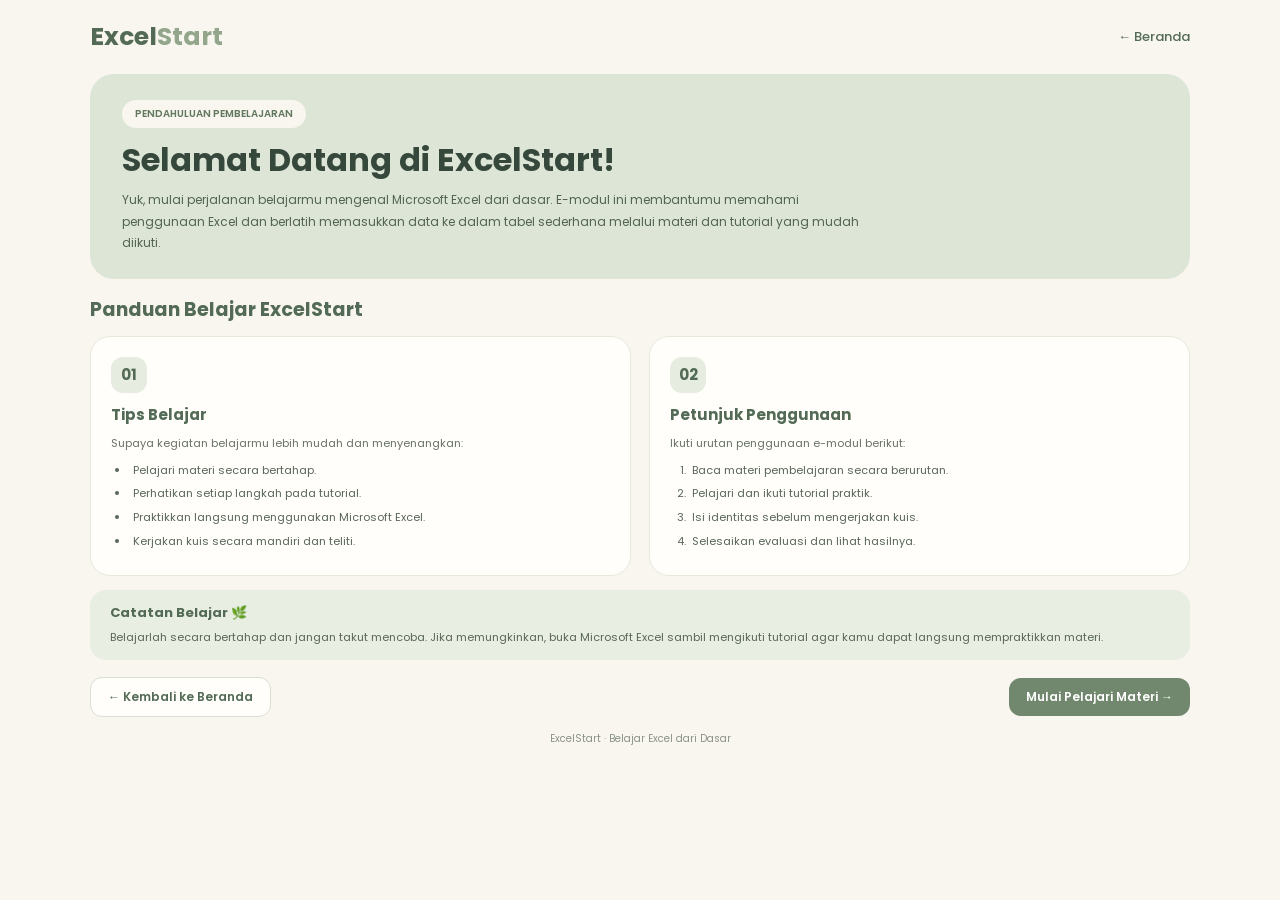
<file: index/pendahuluan.html>
<!DOCTYPE html>
<html lang="id">
<head>
    <meta charset="UTF-8">
    <meta name="viewport" content="width=device-width, initial-scale=1.0">

    <title>Pendahuluan | ExcelStart</title>

    <link rel="preconnect" href="https://fonts.googleapis.com">
    <link href="https://fonts.googleapis.com/css2?family=Poppins:wght@400;500;600;700&display=swap" rel="stylesheet">

    <style>
        * {
            margin: 0;
            padding: 0;
            box-sizing: border-box;
        }

        body {
            font-family: 'Poppins', sans-serif;
            background: #f8f6ef;
            color: #35483b;
            min-height: 100vh;
        }

        .container {
            width: 90%;
            max-width: 1100px;
            margin: auto;
            padding: 18px 0;
        }

        /* HEADER */
        .header {
            display: flex;
            justify-content: space-between;
            align-items: center;
            margin-bottom: 18px;
        }

        .logo {
            font-size: 25px;
            font-weight: 700;
            color: #536b56;
        }

        .logo span {
            color: #93a68b;
        }

        .back-link {
            color: #536b56;
            text-decoration: none;
            font-size: 13px;
            font-weight: 500;
        }

        .back-link:hover {
            color: #83977b;
        }

        /* HERO */
        .hero {
            background: #dce5d6;
            border-radius: 24px;
            padding: 25px 32px;
            margin-bottom: 16px;
        }

        .label {
            display: inline-block;
            background: #f8f6ef;
            color: #61775e;
            padding: 6px 13px;
            border-radius: 30px;
            font-size: 10px;
            font-weight: 600;
            margin-bottom: 10px;
        }

        .hero h1 {
            font-size: clamp(25px, 3vw, 32px);
            line-height: 1.35;
            margin-bottom: 8px;
            color: #35483b;
        }

        .hero p {
            max-width: 760px;
            font-size: 12px;
            line-height: 1.8;
            color: #526353;
        }

        /* JUDUL BAGIAN */
        .section-title {
            font-size: 19px;
            margin: 15px 0 12px;
            color: #536b56;
        }

        /* DUA CARD BERDAMPINGAN */
        .cards {
            display: grid;
            grid-template-columns: repeat(2, minmax(0, 1fr));
            gap: 18px;
            width: 100%;
            align-items: stretch;
        }

        .card {
            background: #fffefa;
            border: 1px solid #e8e8dc;
            border-radius: 20px;
            padding: 20px;
            width: 100%;
            min-width: 0;
        }

        .card-number {
            display: flex;
            justify-content: center;
            align-items: center;
            width: 36px;
            height: 36px;
            border-radius: 12px;
            background: #e6ecdf;
            color: #536b56;
            font-size: 15px;
            font-weight: 700;
            margin-bottom: 10px;
        }

        .card h2 {
            font-size: 15px;
            margin-bottom: 8px;
            color: #536b56;
        }

        .card p {
            font-size: 11px;
            line-height: 1.7;
            color: #697267;
            margin-bottom: 8px;
        }

        .card ul,
        .card ol {
            padding-left: 19px;
        }

        .card li {
            font-size: 11px;
            line-height: 1.7;
            padding-left: 3px;
            margin-bottom: 5px;
            color: #596659;
        }

        /* CATATAN BELAJAR */
        .tips {
            margin-top: 14px;
            background: #e9eee3;
            border-radius: 16px;
            padding: 13px 20px;
        }

        .tips h2 {
            font-size: 13px;
            color: #536b56;
            margin-bottom: 5px;
        }

        .tips p {
            font-size: 11px;
            line-height: 1.7;
            color: #596659;
        }

        /* TOMBOL NAVIGASI */
        .navigation {
            display: flex;
            justify-content: space-between;
            align-items: center;
            gap: 15px;
            margin-top: 17px;
        }

        .btn {
            display: inline-block;
            padding: 10px 17px;
            border-radius: 12px;
            text-decoration: none;
            font-size: 12px;
            font-weight: 600;
            transition: 0.2s;
        }

        .btn-back {
            color: #536b56;
            background: #fffefa;
            border: 1px solid #d9dfd3;
        }

        .btn-next {
            color: white;
            background: #71876e;
        }

        .btn:hover {
            transform: translateY(-2px);
            opacity: 0.9;
        }

        footer {
            text-align: center;
            margin-top: 14px;
            font-size: 10px;
            color: #8b9386;
        }

        /* LAPTOP DENGAN LAYAR PENDEK */
        @media (min-width: 651px) and (max-height: 750px) {
            .container {
                padding-top: 10px;
                padding-bottom: 10px;
            }

            .header {
                margin-bottom: 10px;
            }

            .hero {
                padding: 18px 25px;
                margin-bottom: 10px;
            }

            .section-title {
                margin: 10px 0 8px;
                font-size: 17px;
            }

            .card {
                padding: 15px 18px;
            }

            .card-number {
                width: 31px;
                height: 31px;
                margin-bottom: 7px;
            }

            .card li {
                margin-bottom: 3px;
            }

            .tips {
                margin-top: 9px;
                padding: 9px 16px;
            }

            .navigation {
                margin-top: 10px;
            }

            footer {
                margin-top: 8px;
            }
        }

        /* TAMPILAN HP */
        @media (max-width: 650px) {
            .container {
                width: 90%;
                padding-top: 20px;
            }

            .header {
                gap: 12px;
                margin-bottom: 18px;
            }

            .logo {
                font-size: 21px;
            }

            .hero {
                padding: 24px;
                border-radius: 20px;
            }

            .hero h1 {
                font-size: 25px;
            }

            .hero p {
                font-size: 12px;
            }

            /* Card bertumpuk pada layar HP */
            .cards {
                grid-template-columns: 1fr;
                gap: 14px;
            }

            .card {
                padding: 20px;
            }

            .card p,
            .card li {
                font-size: 12px;
            }

            .tips p {
                font-size: 12px;
            }

            .navigation {
                flex-direction: column;
                align-items: stretch;
            }

            .btn {
                text-align: center;
                padding: 12px;
            }
        }
    </style>
</head>

<body>
    <main class="container">

        <!-- HEADER -->
        <header class="header">
            <div class="logo">Excel<span>Start</span></div>

            <!-- PERBAIKAN: TAUTAN BERANDA -->
            <a href="dashboard.html" class="back-link">
                ← Beranda
            </a>
        </header>

        <!-- HERO -->
        <section class="hero">
            <span class="label">PENDAHULUAN PEMBELAJARAN</span>

            <h1>Selamat Datang di ExcelStart!</h1>

            <p>
                Yuk, mulai perjalanan belajarmu mengenal Microsoft Excel
                dari dasar. E-modul ini membantumu memahami penggunaan
                Excel dan berlatih memasukkan data ke dalam tabel sederhana
                melalui materi dan tutorial yang mudah diikuti.
            </p>
        </section>

        <!-- KONTEN UTAMA -->
        <h2 class="section-title">Panduan Belajar ExcelStart</h2>

        <section class="cards">

            <!-- CARD 1: TIPS BELAJAR -->
            <article class="card">
                <div class="card-number">01</div>

                <h2>Tips Belajar</h2>

                <p>
                    Supaya kegiatan belajarmu lebih mudah dan menyenangkan:
                </p>

                <ul>
                    <li>Pelajari materi secara bertahap.</li>
                    <li>Perhatikan setiap langkah pada tutorial.</li>
                    <li>Praktikkan langsung menggunakan Microsoft Excel.</li>
                    <li>Kerjakan kuis secara mandiri dan teliti.</li>
                </ul>
            </article>

            <!-- CARD 2: PETUNJUK PENGGUNAAN -->
            <article class="card">
                <div class="card-number">02</div>

                <h2>Petunjuk Penggunaan</h2>

                <p>
                    Ikuti urutan penggunaan e-modul berikut:
                </p>

                <ol>
                    <li>Baca materi pembelajaran secara berurutan.</li>
                    <li>Pelajari dan ikuti tutorial praktik.</li>
                    <li>Isi identitas sebelum mengerjakan kuis.</li>
                    <li>Selesaikan evaluasi dan lihat hasilnya.</li>
                </ol>
            </article>

        </section>

        <!-- CATATAN -->
        <section class="tips">
            <h2>Catatan Belajar 🌿</h2>

            <p>
                Belajarlah secara bertahap dan jangan takut mencoba.
                Jika memungkinkan, buka Microsoft Excel sambil mengikuti
                tutorial agar kamu dapat langsung mempraktikkan materi.
            </p>
        </section>

        <!-- NAVIGASI -->
        <nav class="navigation">

            <!-- PERBAIKAN: TOMBOL KEMBALI KE BERANDA -->
            <a href="dashboard.html" class="btn btn-back">
                ← Kembali ke Beranda
            </a>

            <!-- MENUJU MATERI -->
            <a href="materi.html" class="btn btn-next">
                Mulai Pelajari Materi →
            </a>

        </nav>

        <footer>
            ExcelStart · Belajar Excel dari Dasar
        </footer>

    </main>
</body>
</html>
</file>
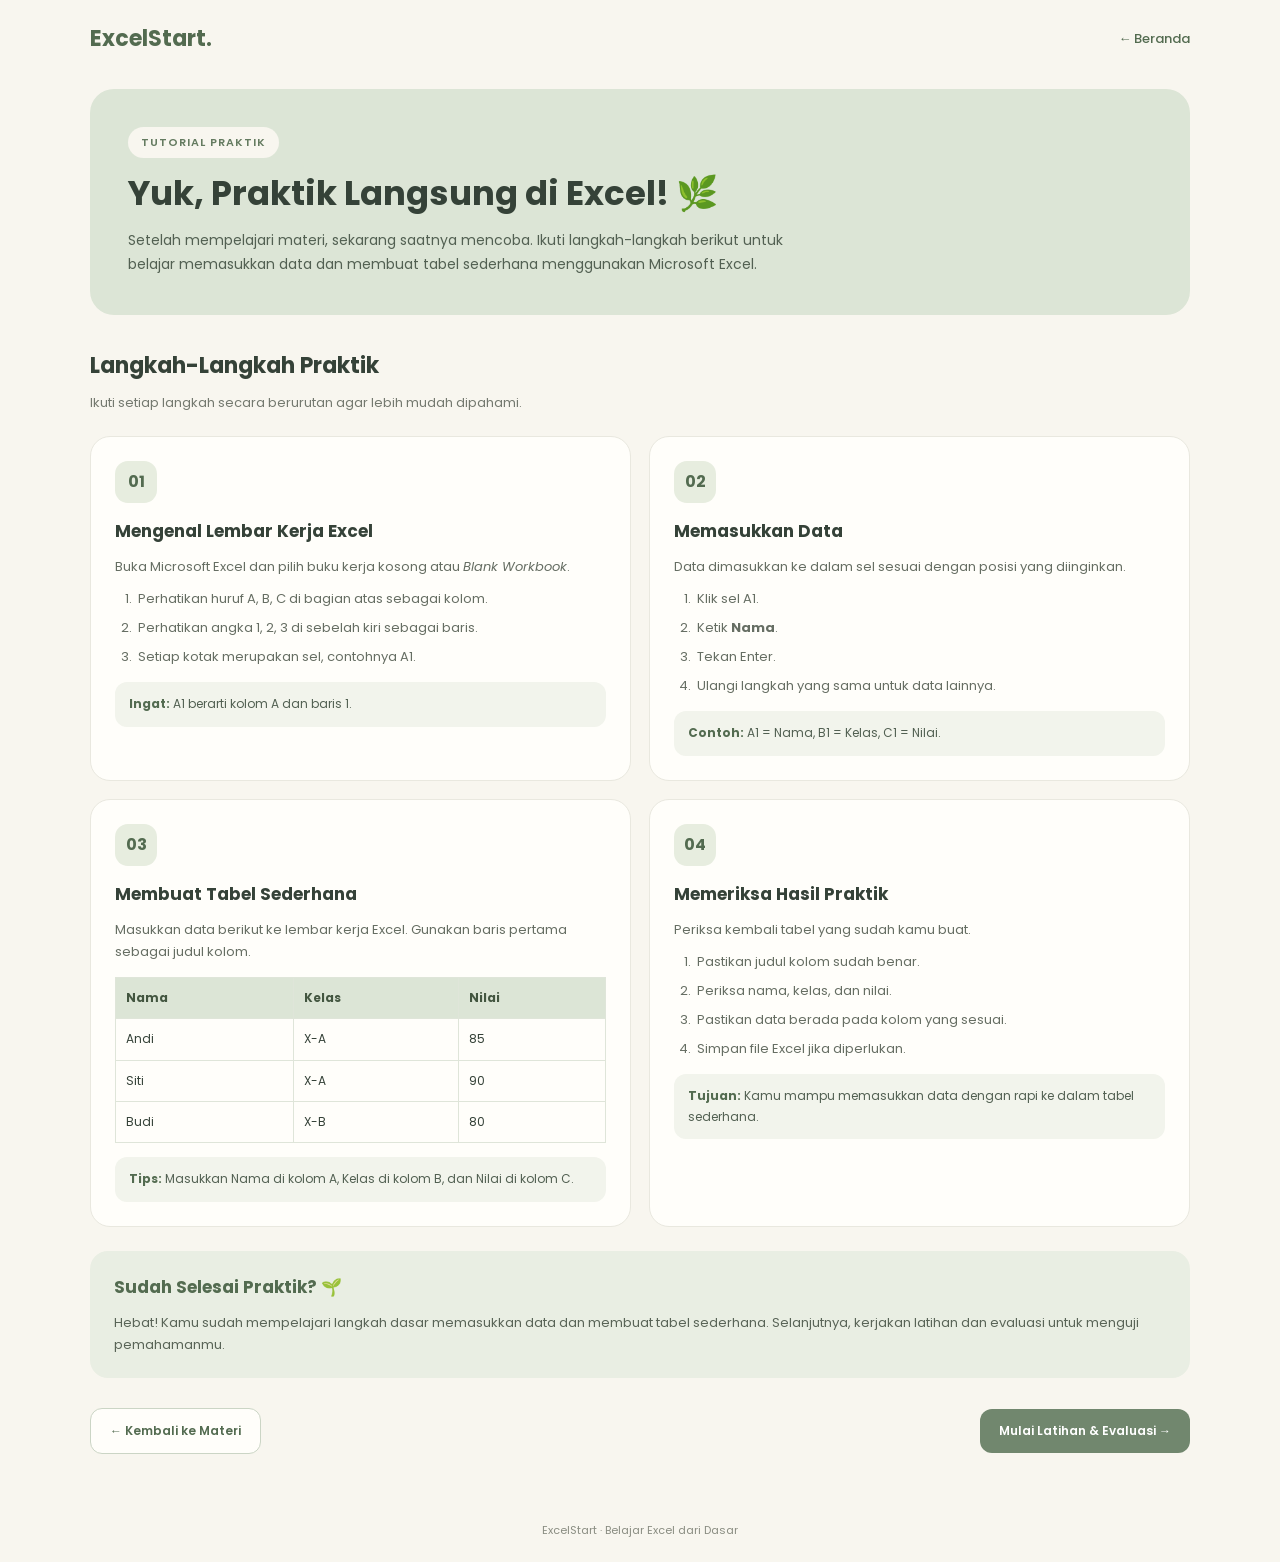
<file: index/tutorial.html>
<!DOCTYPE html>
<html lang="id">
<head>
    <meta charset="UTF-8">
    <meta name="viewport" content="width=device-width, initial-scale=1.0">
    <title>Tutorial Praktik | ExcelStart</title>

    <link rel="preconnect" href="https://fonts.googleapis.com">
    <link rel="preconnect" href="https://fonts.gstatic.com" crossorigin>
    <link href="https://fonts.googleapis.com/css2?family=Poppins:wght@400;500;600;700&display=swap" rel="stylesheet">

    <style>
        * {
            box-sizing: border-box;
            margin: 0;
            padding: 0;
        }

        body {
            font-family: 'Poppins', sans-serif;
            background: #f8f6ef;
            color: #354238;
            line-height: 1.7;
        }

        header {
            display: flex;
            justify-content: space-between;
            align-items: center;
            padding: 20px 7%;
            gap: 16px;
        }

        .logo {
            font-size: 22px;
            font-weight: 700;
            color: #536b50;
        }

        header a {
            text-decoration: none;
            color: #536b50;
            font-size: 13px;
            font-weight: 500;
        }

        main {
            width: 86%;
            max-width: 1100px;
            margin: 12px auto 45px;
        }

        .hero {
            background: #dce5d6;
            padding: 38px;
            border-radius: 24px;
            margin-bottom: 32px;
        }

        .label {
            display: inline-block;
            background: #f8f6ef;
            color: #647b60;
            padding: 6px 13px;
            border-radius: 20px;
            font-size: 11px;
            font-weight: 600;
            letter-spacing: 1px;
            margin-bottom: 13px;
        }

        h1 {
            font-size: clamp(25px, 4vw, 34px);
            line-height: 1.35;
            margin-bottom: 12px;
        }

        .hero p {
            max-width: 700px;
            font-size: 14px;
            color: #526052;
        }

        .section-title {
            font-size: 22px;
            margin-bottom: 8px;
        }

        .section-desc {
            font-size: 13px;
            color: #74796f;
            margin-bottom: 22px;
        }

        .steps {
            display: grid;
            grid-template-columns: repeat(2, minmax(0, 1fr));
            gap: 18px;
        }

        .step-card {
            background: #fffefa;
            border: 1px solid #e9e8df;
            border-radius: 20px;
            padding: 24px;
        }

        .step-number {
            display: inline-flex;
            align-items: center;
            justify-content: center;
            width: 42px;
            height: 42px;
            border-radius: 13px;
            background: #e7eddf;
            color: #536b50;
            font-weight: 700;
            margin-bottom: 14px;
        }

        h2 {
            font-size: 17px;
            margin-bottom: 10px;
        }

        .step-card p,
        .step-card li {
            font-size: 13px;
            color: #666e63;
        }

        .step-card ol {
            padding-left: 20px;
            margin-top: 10px;
        }

        .step-card li {
            margin-bottom: 7px;
            padding-left: 3px;
        }

        .example {
            margin-top: 14px;
            padding: 12px 14px;
            background: #f2f4ec;
            border-radius: 12px;
            font-size: 12px;
            color: #526052;
        }

        .example strong {
            color: #536b50;
        }

        .table-wrap {
            overflow-x: auto;
            margin-top: 14px;
        }

        table {
            width: 100%;
            border-collapse: collapse;
            background: #fffefa;
            font-size: 12px;
        }

        th, td {
            border: 1px solid #dfe5d9;
            padding: 10px;
            text-align: left;
        }

        th {
            background: #dce5d6;
            color: #435640;
        }

        .note {
            margin-top: 24px;
            padding: 22px 24px;
            background: #e9eee3;
            border-radius: 18px;
        }

        .note h2 {
            color: #536b50;
        }

        .note p {
            font-size: 13px;
            color: #596457;
        }

        .navigation {
            display: flex;
            justify-content: space-between;
            align-items: center;
            gap: 14px;
            margin-top: 30px;
        }

        .btn {
            display: inline-block;
            padding: 12px 19px;
            border-radius: 12px;
            text-decoration: none;
            font-size: 12px;
            font-weight: 600;
            text-align: center;
        }

        .btn-back {
            color: #536b50;
            border: 1px solid #cbd5c5;
            background: #fffefa;
        }

        .btn-next {
            color: white;
            background: #71876e;
        }

        footer {
            text-align: center;
            padding: 22px;
            color: #8a8d82;
            font-size: 11px;
        }

        @media (max-width: 650px) {
            header {
                padding: 18px 6%;
            }

            main {
                width: 90%;
                margin-top: 8px;
            }

            .hero {
                padding: 26px 22px;
            }

            .steps {
                grid-template-columns: 1fr;
            }

            .navigation {
                flex-direction: column;
                align-items: stretch;
            }
        }
    </style>
</head>

<body>

<header>
    <div class="logo">ExcelStart.</div>
<a href="dashboard.html">← Beranda</a>
</header>

<main>
    <section class="hero">
        <span class="label">TUTORIAL PRAKTIK</span>
        <h1>Yuk, Praktik Langsung di Excel! 🌿</h1>
        <p>
            Setelah mempelajari materi, sekarang saatnya mencoba.
            Ikuti langkah-langkah berikut untuk belajar memasukkan
            data dan membuat tabel sederhana menggunakan Microsoft Excel.
        </p>
    </section>

    <section>
        <h2 class="section-title">Langkah-Langkah Praktik</h2>
        <p class="section-desc">
            Ikuti setiap langkah secara berurutan agar lebih mudah dipahami.
        </p>

        <div class="steps">

            <article class="step-card">
                <div class="step-number">01</div>
                <h2>Mengenal Lembar Kerja Excel</h2>
                <p>
                    Buka Microsoft Excel dan pilih buku kerja kosong
                    atau <em>Blank Workbook</em>.
                </p>
                <ol>
                    <li>Perhatikan huruf A, B, C di bagian atas sebagai kolom.</li>
                    <li>Perhatikan angka 1, 2, 3 di sebelah kiri sebagai baris.</li>
                    <li>Setiap kotak merupakan sel, contohnya A1.</li>
                </ol>
                <div class="example">
                    <strong>Ingat:</strong> A1 berarti kolom A dan baris 1.
                </div>
            </article>

            <article class="step-card">
                <div class="step-number">02</div>
                <h2>Memasukkan Data</h2>
                <p>
                    Data dimasukkan ke dalam sel sesuai dengan posisi
                    yang diinginkan.
                </p>
                <ol>
                    <li>Klik sel A1.</li>
                    <li>Ketik <strong>Nama</strong>.</li>
                    <li>Tekan Enter.</li>
                    <li>Ulangi langkah yang sama untuk data lainnya.</li>
                </ol>
                <div class="example">
                    <strong>Contoh:</strong> A1 = Nama, B1 = Kelas,
                    C1 = Nilai.
                </div>
            </article>

            <article class="step-card">
                <div class="step-number">03</div>
                <h2>Membuat Tabel Sederhana</h2>
                <p>
                    Masukkan data berikut ke lembar kerja Excel.
                    Gunakan baris pertama sebagai judul kolom.
                </p>

                <div class="table-wrap">
                    <table>
                        <thead>
                            <tr>
                                <th>Nama</th>
                                <th>Kelas</th>
                                <th>Nilai</th>
                            </tr>
                        </thead>
                        <tbody>
                            <tr>
                                <td>Andi</td>
                                <td>X-A</td>
                                <td>85</td>
                            </tr>
                            <tr>
                                <td>Siti</td>
                                <td>X-A</td>
                                <td>90</td>
                            </tr>
                            <tr>
                                <td>Budi</td>
                                <td>X-B</td>
                                <td>80</td>
                            </tr>
                        </tbody>
                    </table>
                </div>

                <div class="example">
                    <strong>Tips:</strong> Masukkan Nama di kolom A,
                    Kelas di kolom B, dan Nilai di kolom C.
                </div>
            </article>

            <article class="step-card">
                <div class="step-number">04</div>
                <h2>Memeriksa Hasil Praktik</h2>
                <p>Periksa kembali tabel yang sudah kamu buat.</p>
                <ol>
                    <li>Pastikan judul kolom sudah benar.</li>
                    <li>Periksa nama, kelas, dan nilai.</li>
                    <li>Pastikan data berada pada kolom yang sesuai.</li>
                    <li>Simpan file Excel jika diperlukan.</li>
                </ol>
                <div class="example">
                    <strong>Tujuan:</strong> Kamu mampu memasukkan data
                    dengan rapi ke dalam tabel sederhana.
                </div>
            </article>

        </div>
    </section>

    <section class="note">
        <h2>Sudah Selesai Praktik? 🌱</h2>
        <p>
            Hebat! Kamu sudah mempelajari langkah dasar memasukkan data
            dan membuat tabel sederhana. Selanjutnya, kerjakan latihan
            dan evaluasi untuk menguji pemahamanmu.
        </p>
    </section>

    <nav class="navigation">
        <a href="materi.html" class="btn btn-back">
            ← Kembali ke Materi
        </a>
        <a href="kuis.html" class="btn btn-next">
            Mulai Latihan & Evaluasi →
        </a>
    </nav>
</main>

<footer>
    ExcelStart · Belajar Excel dari Dasar
</footer>

</body>
</html>
</file>
<file: css/style.css>
:root {
    --cream: #f3efe5;
    --sage: #dce5d8;
    --green: #526e57;
    --dark: #354f3d;
    --text: #647166;
    --white: #ffffff;
    --border: #e7e2d7;
}

* {
    margin: 0;
    padding: 0;
    box-sizing: border-box;
}

body {
    font-family: "Segoe UI", Arial, sans-serif;
    background: var(--cream);
    color: var(--dark);
    line-height: 1.5;
    padding: 10px 5%;
}

a {
    color: inherit;
    text-decoration: none;
}

/* HEADER */
.header {
    height: 42px;
    margin-bottom: 12px;
    display: flex;
    align-items: center;
    justify-content: space-between;
    position: relative;
}

.logo {
    font-size: 23px;
    font-weight: 600;
    color: #435b49;
}

.menu-toggle {
    width: 32px;
    height: 32px;
    border: none;
    background: transparent;
    display: flex;
    flex-direction: column;
    align-items: center;
    justify-content: center;
    gap: 5px;
    cursor: pointer;
}

.menu-toggle span {
    width: 21px;
    height: 2px;
    border-radius: 4px;
    background: var(--green);
}

.nav-menu {
    display: none;
    position: absolute;
    top: 38px;
    right: 0;
    z-index: 10;
    min-width: 210px;
    padding: 8px;
    background: var(--white);
    border: 1px solid var(--border);
    border-radius: 9px;
    box-shadow: 0 5px 15px #00000012;
}

.nav-menu.open {
    display: flex;
    flex-direction: column;
}

.nav-menu a {
    padding: 8px 10px;
    border-radius: 6px;
    font-size: 13px;
}

.nav-menu a:hover,
.nav-menu a.active {
    background: var(--sage);
}

/* HERO */
.hero {
    padding: 20px 24px;
    border-radius: 10px;
    background: var(--sage);
}

.eyebrow {
    margin-bottom: 7px;
    color: var(--green);
    font-size: 12px;
    font-weight: 600;
}

.hero h1 {
    margin-bottom: 7px;
    font-size: 30px;
    font-weight: 600;
    line-height: 1.25;
}

.hero-description {
    max-width: 650px;
    margin-bottom: 12px;
    color: #4f6655;
    font-size: 14px;
}

.button {
    display: inline-block;
    padding: 9px 16px;
    border-radius: 7px;
    background: var(--green);
    color: var(--white);
    font-size: 14px;
    font-weight: 600;
    transition: background 0.2s;
}

.button:hover {
    background: var(--dark);
}

/* MENU PEMBELAJARAN */
.learning {
    margin-top: 16px;
    margin-bottom: 12px;
}

.section-heading {
    margin-bottom: 10px;
}

.section-heading h2 {
    font-size: 20px;
    font-weight: 600;
}

.section-heading p {
    color: var(--text);
    font-size: 12px;
}

.menu-grid {
    display: grid;
    grid-template-columns: repeat(4, minmax(0, 1fr));
    gap: 12px;
}

.menu-card {
    min-width: 0;
    min-height: 140px;
    padding: 14px;
    display: flex;
    flex-direction: column;
    align-items: flex-start;
    border: 1px solid transparent;
    border-radius: 9px;
    background: var(--white);
    transition: border-color 0.2s, transform 0.2s;
}

.menu-card:hover {
    border-color: #b8cbb7;
    transform: translateY(-2px);
}

.menu-icon {
    margin-bottom: 5px;
    color: var(--green);
    font-size: 21px;
    line-height: 1.3;
}

.menu-card h3 {
    margin-bottom: 5px;
    color: #222722;
    font-size: 15px;
    font-weight: 600;
}

.menu-card p {
    margin-bottom: 8px;
    color: var(--text);
    font-size: 12px;
}

.card-link {
    margin-top: auto;
    color: var(--green);
    font-size: 12px;
    font-weight: 600;
}

/* FOOTER */
footer {
    margin-top: 12px;
    padding: 8px 0 0;
    border-top: 1px solid var(--border);
    color: var(--text);
    text-align: center;
    font-size: 11px;
}

/* TABLET */
@media (max-width: 900px) {
    body {
        padding: 12px 4%;
    }

    .menu-grid {
        grid-template-columns: repeat(2, minmax(0, 1fr));
    }

    .menu-card {
        min-height: 125px;
    }
}

/* HP */
@media (max-width: 480px) {
    body {
        padding: 12px;
    }

    .hero {
        padding: 18px;
    }

    .hero h1 {
        font-size: 26px;
    }

    .hero-description {
        font-size: 13px;
    }

    .menu-grid {
        gap: 9px;
    }

    .menu-card {
        padding: 12px;
        min-height: 125px;
    }

    .menu-card h3 {
        font-size: 14px;
    }

    .menu-card p {
        font-size: 11px;
    }
}

@media (max-width: 340px) {
    .menu-grid {
        grid-template-columns: 1fr;
    }
}

/* PENYESUAIAN LAYAR LAPTOP */
@media (min-width: 901px) {
    body {
        min-height: 100vh;
        padding: 18px 5%;
        display: flex;
        flex-direction: column;
    }

    .header {
        flex-shrink: 0;
        height: 48px;
        margin-bottom: 20px;
    }

    main {
        flex: 1;
        display: flex;
        flex-direction: column;
        justify-content: center;
        gap: 28px;
    }

    .hero {
        padding: 30px;
    }

    .hero h1 {
        font-size: 34px;
        margin-bottom: 10px;
    }

    .hero-description {
        font-size: 16px;
        margin-bottom: 16px;
    }

    .learning {
        margin: 0;
    }

    .section-heading {
        margin-bottom: 16px;
    }

    .section-heading h2 {
        font-size: 24px;
    }

    .section-heading p {
        font-size: 14px;
    }

    .menu-grid {
        grid-template-columns: repeat(4, minmax(0, 1fr));
        gap: 16px;
    }

    .menu-card {
        min-height: 175px;
        padding: 20px;
    }

    .menu-icon {
        font-size: 25px;
        margin-bottom: 10px;
    }

    .menu-card h3 {
        font-size: 17px;
        margin-bottom: 8px;
    }

    .menu-card p {
        font-size: 13px;
        margin-bottom: 12px;
    }

    footer {
        flex-shrink: 0;
        margin-top: 18px;
        padding: 12px 0 0;
    }
}
</file>
